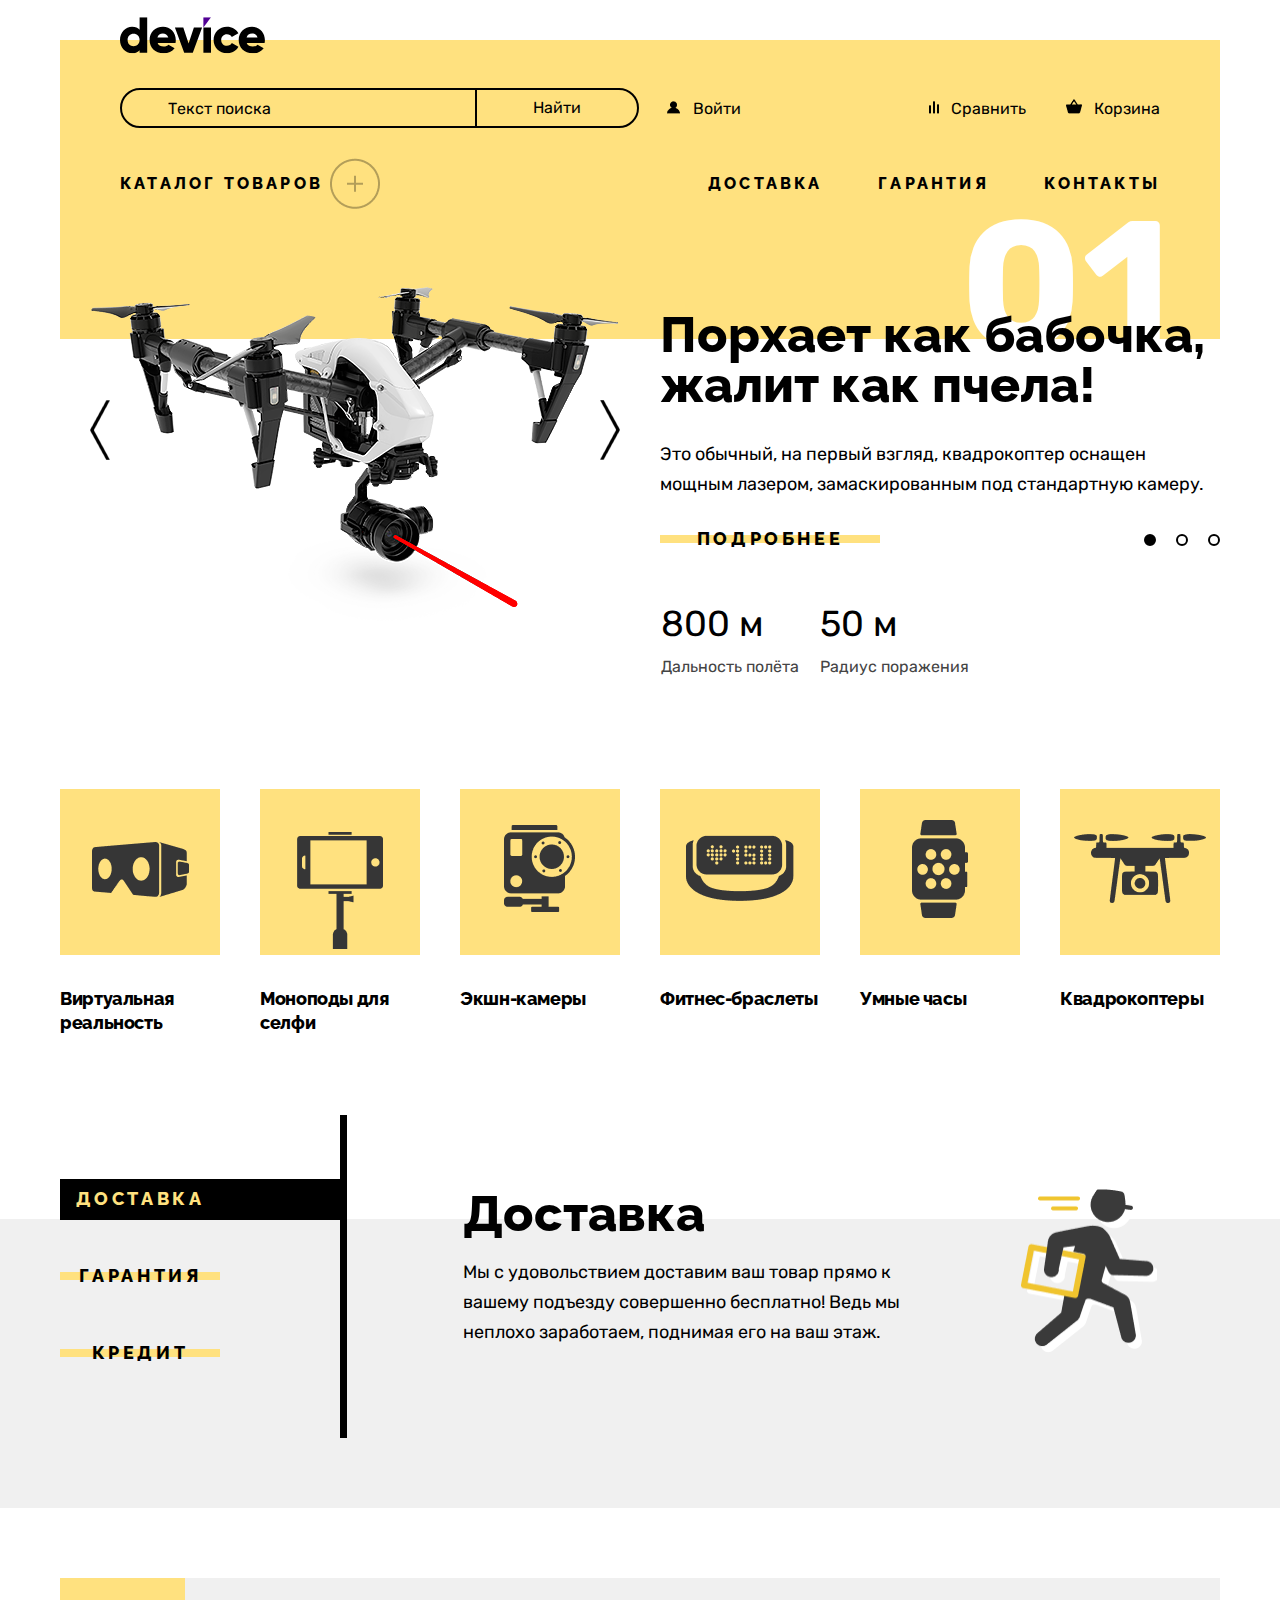
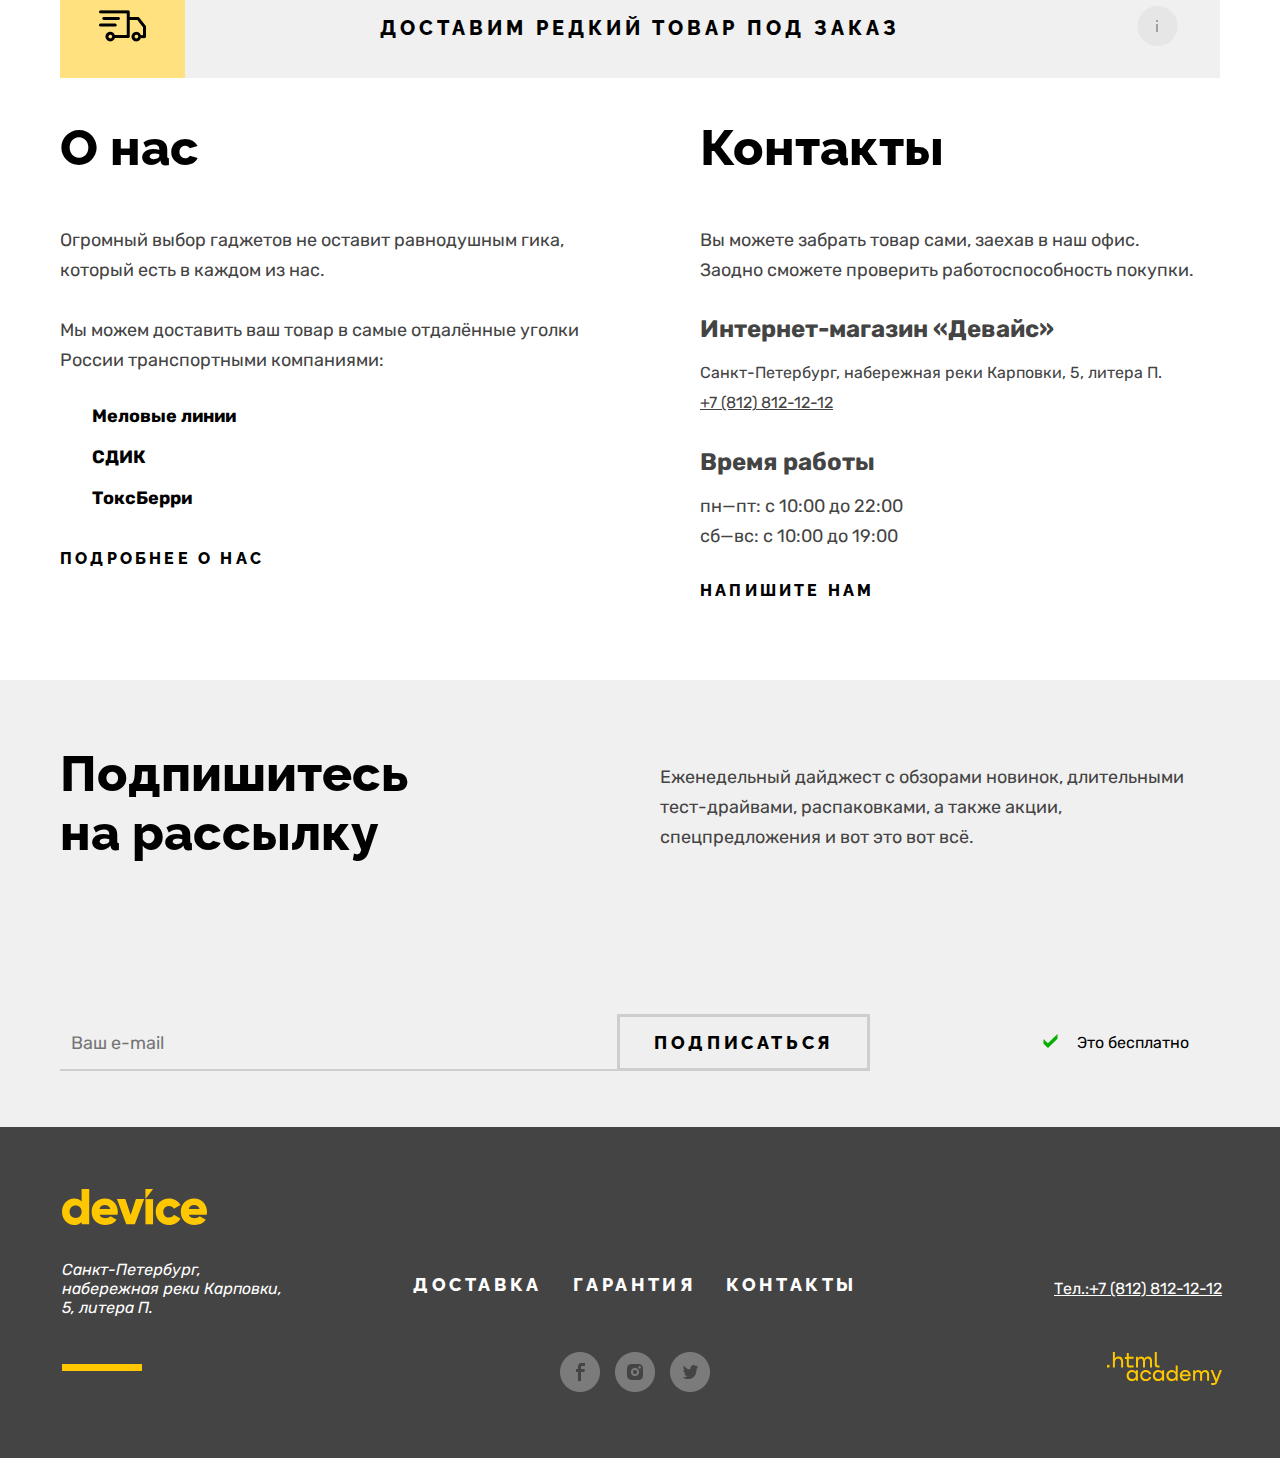
<file: index/index.html>
<!DOCTYPE html>
<html lang="ru">
  <head>
    <meta charset="utf-8">
    <title>HTML Academy: Девайс</title>
    <link rel="shortcut icon" type="image/jpg" href="img\icons\favicon.ico">
    <link rel="stylesheet" href="css\styles.css">
    <link rel="preconnect" href="https://fonts.googleapis.com">
    <link rel="preconnect" href="https://fonts.gstatic.com" crossorigin>
    <link href="https://fonts.googleapis.com/css2?family=Raleway:wght@800&display=swap" rel="stylesheet">
    <link href="https://fonts.googleapis.com/css2?family=Rubik&display=swap" rel="stylesheet">
    <link href="https://fonts.googleapis.com/css2?family=Rubik:wght@700&display=swap" rel="stylesheet">
  </head>
  <body>
    <header class="index-header index-page">
      <a href="index.html" class="main-device-logo"><img src="img\icons\device-logo.svg" alt="Логотип Девайс"></a>
      <nav class="user-nav">
        <ul class="nav-menu-1">
          <form class="search-bar" action="https://echo.htmlacademy.ru/courses" method="get">
            <label class="visually-hidden" for="header-searchbar">Текст поиска</label>
            <input type="text" name="header-searchbar" id="header-searchbar" placeholder="Текст поиска">
            <input type="submit" value="Найти">
          </form>
          <li class="user-menu-item"><img class="link-icon" src="img\small icons\Property 1=login, state=Default.png" alt=""><a href="#">Войти</a></li>
        </ul>
        <ul class="nav-menu-2">
          <li class="user-menu-item"><img class="link-icon" src="img\small icons\Property 1=sort, state=Default.png" alt=""><a href="#">Сравнить</a></li>
          <li class="user-menu-item"><img class="link-icon" src="img\small icons\Property 1=cart, state=Default.png" alt=""><a href="#">Корзина</a></li>
        </ul>
      </nav>
      <nav class="store-nav">
        <label class="catalogue-label">Каталог товаров
            <button name="button-expand-list" id="button-expand-list"><!--<img src="img\small icons\Property 1=plus, state=Default.png" alt="">--></button>
        </label>
        <ul class="store-menu">
          <li class="store-menu-item"><a href="#">Доставка</a></li>
          <li class="store-menu-item"><a href="#">Гарантия</a></li>
          <li class="store-menu-item"><a href="#">Контакты</a></li>
        </ul>
      </nav>
    </header>

    <main class="main">
      <div class="main-container">
        <h1 class="visually-hidden">Интернет-магазин "Девайс"</h1>
        <section  class="index-slideshow">

            <div class="index-slide" id="index-slide-1">
              <div class="slide-image-container">
                <img src="img\indexprod\quadrocopter.png" alt="Квадрокоптер" width="560" height="560">
                <div class="slider-button-container">
                  <button class="slide-button slideshow-back" id="button-slide-back">
                  </button>
                  <button class="slide-button slideshow-forward" id="button-slide-forward">
                  </button>
                </div>
              </div>
              <div class="slide-description-container">

                <h2>Порхает как бабочка, жалит как пчела!</h2>

                <p class="index-slide-caption">Это обычный, на первый взгляд, квадрокоптер оснащен мощным лазером,
                  замаскированным под стандартную камеру.</p>
                <a class="index-slide-item-link" href="#">
                  <span>Подробнее</span>
                </a>
                <table class="index-item-info">
                  <caption class="visually-hidden">Характеристики товара</caption>
                  <tr class="info-row-values">
                    <td>800 м</td>
                    <td>50 м</td>
                  </tr>
                  <tr class="info-row-characteristics">
                    <th>Дальность полёта</th>
                    <th>Радиус поражения</th>
                  </tr>
                </table>
                <ol class="index-slider-pagination">
                  <li class="index-slider-pagination-item">
                    <button class="slider-pagination-button active-slide" type="button">
                      <span class="visually-hidden">1 слайд</span>
                    </button>
                  </li>
                  <li class="index-slider-pagination-item">
                    <button class="slider-pagination-button" type="button">
                      <span class="visually-hidden">2 слайд</span>
                    </button>
                  </li>
                  <li class="index-slider-pagination-item">
                    <button class="slider-pagination-button" type="button">
                      <span class="visually-hidden">3 слайд</span>
                    </button>
                  </li>
                </ol>
              </div>
            </div>

            <div class="index-slide visually-hidden" id="index-slide-2">
              <div class="slide-image-container">
                <img src="img\indexprod\fitnesswatch.png" alt="Фитнес браслет" width="560" height="560">
                <div class="slider-button-container">
                  <button class="slide-button slideshow-back" id="button-slide-back">
                  </button>
                  <button class="slide-button slideshow-forward" id="button-slide-forward">
                  </button>
                </div>
              </div>
              <div class="slide-description-container">

                <h2>Худеем правильно!</h2>

                <p class="index-slide-caption">Мотивирующие фитнес-браслеты помогут найти в себе силы не пропускать занятия и соблюдать диету.</p>
                <a class="index-slide-item-link" href="#">
                  <span>Подробнее</span>
                </a>
                <table class="index-item-info">
                  <caption class="visually-hidden">Характеристики товара</caption>
                  <tr class="info-row-values">
                    <td>48 часов</td>
                  </tr>
                  <tr class="info-row-characteristics">
                    <th>Без подзарядки</th>
                  </tr>
                </table>
                <ol class="index-slider-pagination">
                  <li class="index-slider-pagination-item">
                    <button class="slider-pagination-button" type="button">
                      <span class="visually-hidden">1 слайд</span>
                    </button>
                  </li>
                  <li class="index-slider-pagination-item">
                    <button class="slider-pagination-button active-slide" type="button">
                      <span class="visually-hidden">2 слайд</span>
                    </button>
                  </li>
                  <li class="index-slider-pagination-item">
                    <button class="slider-pagination-button" type="button">
                      <span class="visually-hidden">3 слайд</span>
                    </button>
                  </li>
                </ol>
              </div>
            </div>

            <div class="index-slide visually-hidden" id="index-slide-3">
              <div class="slide-image-container">
                <img src="img\indexprod\selfiestick.png" alt="Селфи-палка" width="560" height="560">
                <div class="slider-button-container">
                  <button class="slide-button slideshow-back" id="button-slide-back">
                  </button>
                  <button class="slide-button slideshow-forward" id="button-slide-forward">
                  </button>
                </div>
              </div>
              <div class="slide-description-container">

                <h2>Делай селфи, как Бен Стиллер! </h2>

                <p class="index-slide-caption">Самая длинная палка для селфи доступна в нашем магазине. Восемь (Восемь, Карл!) метров длиной и весом всего 5 кг.</p>
                <a class="index-slide-item-link" href="#">
                  <span>Подробнее</span>
                </a>
                <table class="index-item-info">
                  <caption class="visually-hidden">Характеристики товара</caption>
                  <tr class="info-row-values">
                    <td>8,5 м</td>
                    <td>5 кг</td>
                    <td>Карбон</td>
                  </tr>
                  <tr class="info-row-characteristics">
                    <th>Длина палки</th>
                    <th>Вес палки</th>
                    <th>Материал</th>
                  </tr>
                </table>
                <ol class="index-slider-pagination">
                  <li class="index-slider-pagination-item">
                    <button class="slider-pagination-button" type="button">
                      <span class="visually-hidden">1 слайд</span>
                    </button>
                  </li>
                  <li class="index-slider-pagination-item">
                    <button class="slider-pagination-button" type="button">
                      <span class="visually-hidden">2 слайд</span>
                    </button>
                  </li>
                  <li class="index-slider-pagination-item">
                    <button class="slider-pagination-button active-slide" type="button">
                      <span class="visually-hidden">3 слайд</span>
                    </button>
                  </li>
                </ol>
              </div>
            </div>


        </section>

        <section>
          <ul class="index-categories-list">
            <li class="index-categories-list-item">
              <a href="#" class="index-categories-list-item-link">
                <div class="index-categories-list-item-container" width="160" height="160">
                  <img src="img\product icons\Property 1=Категория 1.png" alt="">
                </div>
                <div class="categories-item-caption">
                <p>Виртуальная реальность</p>
                </div>
              </a>
            </li>
            <li class="index-categories-list-item">
              <a href="file:///C:/Users/Lera/github/razmetka1/index/catalog.html" class="index-categories-list-item-link">
                <div class="index-categories-list-item-container" width="160" height="160">
                  <img src="img\product icons\Property 1=Категория 2.png" alt="">
                </div>
                <div class="categories-item-caption">
                <p>Моноподы для селфи</p>
                </div>
              </a>
            </li>
            <li class="index-categories-list-item">
              <a href="#" class="index-categories-list-item-link">
                <div class="index-categories-list-item-container" width="160" height="160">
                  <img src="img\product icons\Property 1=Категория 3.png" alt="">
                </div>
                <div class="categories-item-caption">
                <p>Экшн-камеры</p>
                </div>
              </a>
            </li>
            <li class="index-categories-list-item">
              <a href="#" class="index-categories-list-item-link">
                <div class="index-categories-list-item-container" width="160" height="160">
                  <img src="img\product icons\Property 1=Категория 4.png" alt="">
                </div>
                <div class="categories-item-caption">
                <p>Фитнес-браслеты</p>
                </div>
              </a>
            </li>
            <li class="index-categories-list-item">
              <a href="#" class="index-categories-list-item-link">
                <div class="index-categories-list-item-container" width="160" height="160">
                  <img src="img\product icons\Property 1=Категория 5.png" alt="">
                </div>
                <div class="categories-item-caption">
                <p>Умные часы</p>
                </div>
              </a>
            </li>
            <li class="index-categories-list-item">
              <a href="#" class="index-categories-list-item-link">
                <div class="index-categories-list-item-container" width="160" height="160">
                  <img src="img\product icons\Property 1=Категория 6.png" alt="">
                </div>
                <div class="categories-item-caption">
                <p>Квадрокоптеры</p>
                </div>
              </a>
            </li>
          </ul>
        </section>
      </div>
        <section class="index-advantages">
          <div class="index-advantages main-container">
            <ul class="index-advantages-list">
              <li class="index-advantages-list-item active-tab"><button id="index-advantages-list-show-delivery">Доставка</button></li>
              <li class="index-advantages-list-item"><button id="index-advantages-list-show-guarantees">Гарантия</button></li>
              <li class="index-advantages-list-item"><button id="index-advantages-list-show-credit">Кредит</button></li>
            </ul>
            <div class="index-advantages-slides" id="index-advantages-slides">
              <div class="advantages-tab delivery">
                <div class="advantages-description-container">
                  <h2>Доставка</h2>
                  <p>Мы с удовольствием доставим ваш товар прямо к вашему подъезду совершенно бесплатно! Ведь мы неплохо заработаем, поднимая его на ваш этаж.</p>
                </div>
                <img src="img\advantages\delivery.png" alt="" style="width: 136px; height: 164px;">
              </div>
              <div class="advantages-tab guarantees visually-hidden">
                <div class="advantages-description-container">
                  <h2>Гарантия</h2>
                  <p>Если из-за возгорания купленного у нас товара у вас сгорит дом — не переживайте, мы выдадим вам новый. Товар, не дом, конечно же.</p>
                </div>
                <img src="img\advantages\guarantees.png" alt="">
              </div>
              <div class="advantages-tab credit visually-hidden">
                <div class="advantages-description-container">
                  <h2>Кредит</h2>
                  <p>Залезть в долговую яму стало проще! Кредитные консультанты подберут для вас наиболее выгодные условия кредита. Выгодные для банка, разумеется.</p>
                </div>
                <img src="img\advantages\credit.png" alt="">
              </div>
            </div>
          </div>
        </section>



        <section class="main-container">
                <button class="index-delivery-button" id="index-delivery-button">
                <div class="index-delivery-icon"></div>
                  <span>Доставим редкий товар под заказ</span>
                <div class="index-delivery-info-icon"></div>
              </button>
        </section>

        <section class="main-container index-about-container ">
          <div class="index-about about">
            <h2>О нас</h2>
            <p>Огромный выбор гаджетов не оставит равнодушным гика, который есть в каждом из нас.</p>
            <p>Мы можем доставить ваш товар в самые отдалённые уголки России транспортными компаниями:</p>
            <ul class="index-about-transport-companies-list">
              <li class="index-about-transport-companies-list-item">Меловые линии</li>
              <li class="index-about-transport-companies-list-item">СДИК</li>
              <li class="index-about-transport-companies-list-item">ТоксБерри</li>
            </ul>
            <a href="#" class="index-about-link">Подробнее о нас</a>
          </div>

          <div class="index-about contacts">
            <h2>Контакты</h2>
            <p>Вы можете забрать товар сами, заехав в наш офис.<br>
              Заодно сможете проверить работоспособность покупки. </p>
            <h3>Интернет-магазин «Девайс»</h3>
            <address class="index-contacts-address">
              Санкт-Петербург, набережная реки Карповки, 5, литера П.<br>
              <a href="tel:+78128121212">+7 (812) 812-12-12</a>
            </address>
            <h3>Время работы</h3>
            <p>пн—пт: с 10:00 до 22:00<br>сб—вс: с 10:00 до 19:00</p>
            <a href="#" class="index-contacts-link">Напишите нам</a>
          </div>
        </section>
    </main>

    <section class="index-newsletter">
      <div class="index-newsletter-container">
        <div class="index-newsletter-description">
          <strong>Подпишитесь<br> на рассылку</strong>
          <div class="newsletter-description-container">
          <p>Еженедельный дайджест с обзорами новинок,
            длительными тест-драйвами, распаковками, а также акции,
            спецпредложения и вот это вот всё.</p>
          </div>
        </div>
        <div class="index-newsletter-subscribe">
          <div class="index-newsletter-form-container">
            <form action="https://echo.htmlacademy.ru/courses" method="post" class="index-newsletter-email">
              <input type="text" name="index-newsletter-email-field" placeholder="Ваш e-mail">
              <input type="submit" value="Подписаться" class="subscribe">
            </form>
          </div>
          <!--<img src="img\icons\tick-big.png" alt="" style = "width: 14px; height: 14px;">-->
          <span class="index-newsletter-free">Это бесплатно</span>
        </div>
      </div>
    </section>

    <footer class="index-footer">
      <div class="index-footer-container">
          <img src="img\icons\device-logo-yellow.svg" alt="Логотип «Девайс»" class="footer-logo">
          <address class="index-footer-address">
            Санкт-Петербург, набережная
            реки Карповки, 5, литера П.
          </address>
          <ul class="index-footer-pages">
            <li class="index-footer-pages-item"><a href="#">Доставка</a></li>
            <li class="index-footer-pages-item"><a href="#">Гарантия</a></li>
            <li class="index-footer-pages-item"><a href="#">Контакты</a></li>
          </ul>
          <ul class="index-footer-socialmedia">
            <li class="index-footer-socialmedia-item"><a href="https://www.facebook.com/htmlacademy"><img src="img\small icons\Property 1=facebook, state=Default.png" alt="Facebook"></a></li>
            <li class="index-footer-socialmedia-item"><a href="https://www.instagram/htmlacademy"><img src="img\small icons\Property 1=instagram, state=Default.png" alt="Instagram"></a></li>
            <li class="index-footer-socialmedia-item"><a href="https://www.twitter.com/htmlacademy_ru"><img src="img\small icons\Property 1=twitter, state=Default.png" alt="Twitter"></a></li>
          </ul>
          <address class="index-footer-phone">
            <a href="tel:+78128121212">Тел.:+7 (812) 812-12-12</a>
          </address>
          <a href="https://htmlacademy.ru/" class="index-footer-htmlacademy"><img src="img\icons\html-academy-logo-yellow.svg" alt="Ссылка на HTML academy"></a>
      </div>
    </footer>


  </body>
</html>
</file>
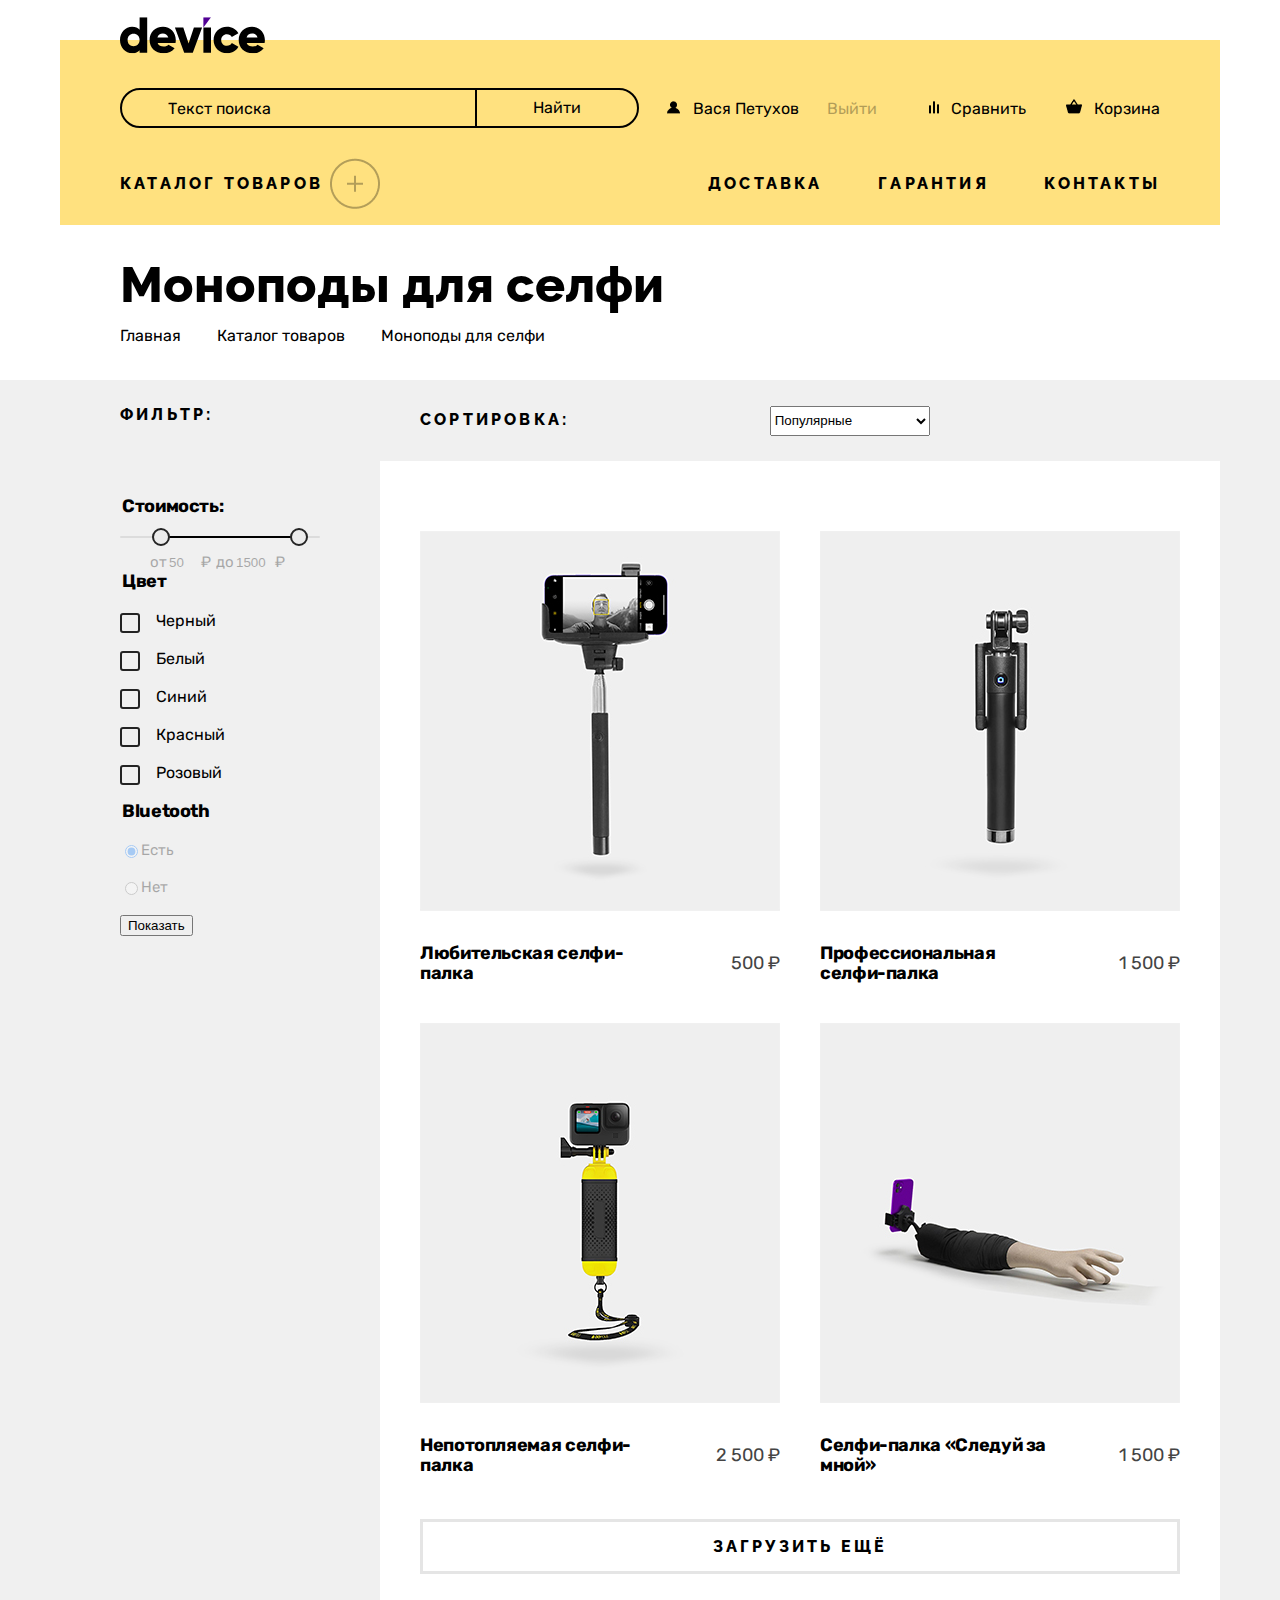
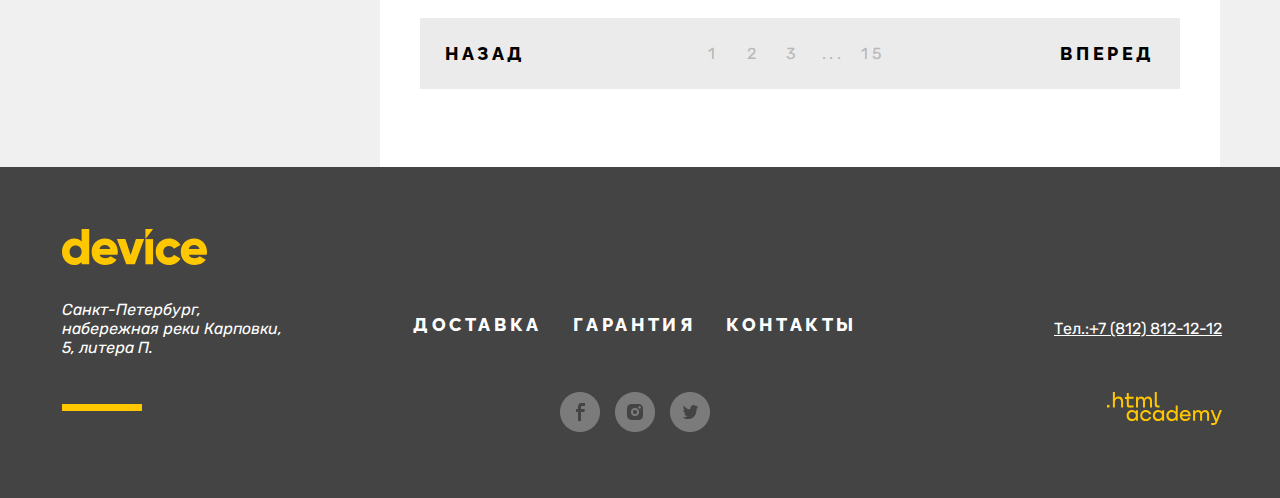
<file: index/catalog.html>
<!DOCTYPE html>
<html lang="ru">
  <head>
    <meta charset="utf-8">
    <title>Моноподы для селфи — Девайс</title>
    <link rel="shortcut icon" type="image/jpg" href="img\icons\favicon.ico"/>
    <link rel="stylesheet" href="css\styles.css">
    <link rel="preconnect" href="https://fonts.googleapis.com">
    <link rel="preconnect" href="https://fonts.gstatic.com" crossorigin>
    <link href="https://fonts.googleapis.com/css2?family=Raleway:wght@800&display=swap" rel="stylesheet">
    <link href="https://fonts.googleapis.com/css2?family=Rubik&display=swap" rel="stylesheet">
    <link href="https://fonts.googleapis.com/css2?family=Rubik:wght@700&display=swap" rel="stylesheet">
  </head>
  <body>
    <header class="index-header side-page">
      <a href="index.html" class="main-device-logo"><img src="img\icons\device-logo.svg" alt="Логотип Девайс"></a>
      <nav class="user-nav">
        <ul class="nav-menu-1">
          <form class="search-bar" action="https://echo.htmlacademy.ru/courses" method="get">
            <label class="visually-hidden" for="header-searchbar">Текст поиска</label>
            <input type="text" name="header-searchbar" id="header-searchbar" placeholder="Текст поиска">
            <input type="submit" value="Найти">
          </form>
          <li class="user-menu-item"><img class="link-icon" src="img\small icons\Property 1=login, state=Default.png" alt=""><a href="#">Вася Петухов</a></li>
          <li class="user-menu-item logout">Выйти</li>
        </ul>
        <ul class="nav-menu-2">
          <li class="user-menu-item"><img class="link-icon" src="img\small icons\Property 1=sort, state=Default.png" alt=""><a href="#">Сравнить</a></li>
          <li class="user-menu-item"><img class="link-icon" src="img\small icons\Property 1=cart, state=Default.png" alt=""><a href="#">Корзина</a></li>
        </ul>
      </nav>
      <nav class="store-nav">
        <label class="catalogue-label">Каталог товаров
            <button name="button-expand-list" id="button-expand-list"></button>
        </label>
        <ul class="store-menu">
          <li class="store-menu-item"><a href="#">Доставка</a></li>
          <li class="store-menu-item"><a href="#">Гарантия</a></li>
          <li class="store-menu-item"><a href="#">Контакты</a></li>
        </ul>
      </nav>
    </header>
    <main class="catalog">

      <div class="catalog-category-header">
        <h1>Моноподы для селфи</h1>
          <ul class="breadcrumbs">
            <li class="breadcrumbs-item">
              <a href="index.html" class="breadcrumbs-link">Главная</a>
            </li>
            <li class="breadcrumbs-item">
              <a href="#" class="breadcrumbs-link">Каталог товаров</a>
            </li>
            <li>
              <span>Моноподы для селфи</span>
            </li>
          </ul>
        </div>

      <section class="catalog-products">
      <div class="main-container">
        <div class="filter">
        <h2>Фильтр:</h2>
        <form class="catalog-filter" action="https://echo.htmlacademy.ru/" method="get">
          <fieldset class="catalog-filter price">
            <legend class="catalog-filter-title">Стоимость: </legend>
            <div class="range">
                <div class="range-scale">
                  <div class="range-bar" style="left: 42px; width: 136px">
                    <button class="range-toggle toggle-min">
                      <span class="visually-hidden">Изменить минимальную цену.</span>
                    </button>
                    <button class="range-toggle toggle-max">
                      <span class="visually-hidden">Изменить максимальную цену.</span>
                    </button>
                  </div>
                </div>

                <div class="range-wrapper-inputs">
                  <label class="catalog-filter-label">
                    от <input class="range-input" type="number" value="50" name="min-price"> ₽
                  </label>
                  <label class="catalog-filter-label">
                    до <input class="range-input" type="number" value="1500" name="max-price" style="width: 37px"> ₽
                  </label>
                </div>
              </div>
          </fieldset>

          <fieldset class="catalog-filter color">
            <legend class="catalog-filter-title">Цвет</legend>
            <ul class="catalog-filter-list">
              <li class="catalog-filter-item>">
                <label class="control">
                  <input class=" control-input visually-hidden" type="checkbox" name="black" checked>
                  <span class="control-mark"></span>
                  <span class="control-label">Черный</span>
                </label>
              </li>
              <li class="catalog-filter-item>">
                <label class="control">
                  <input class=" control-input visually-hidden" type="checkbox" name="white" checked>
                  <span class="control-mark"></span>
                  <span class="control-label">Белый</span>
                </label>
              </li>
              <li class="catalog-filter-item>">
                <label class="control">
                  <input class=" control-input visually-hidden" type="checkbox" name="blue">
                  <span class="control-mark"></span>
                  <span class="control-label">Синий</span>
                </label>
              </li>
              <li class="catalog-filter-item>">
                <label class="control">
                  <input class=" control-input visually-hidden" type="checkbox" name="red">
                  <span class="control-mark"></span>
                  <span class="control-label">Красный</span>
                </label>
              </li>
              <li class="catalog-filter-item>">
                <label class="control">
                  <input class=" control-input visually-hidden" type="checkbox" name="pink">
                  <span class="control-mark"></span>
                  <span class="control-label">Розовый</span>
                </label>
              </li>
            </ul>
          </fieldset>

          <fieldset class="catalog-filter bluetooth">
            <legend class="catalog-filter-title">Bluetooth</legend>
            <ul class="catalog-filter-list">
              <li class="catalog-filter-item>">
              <label class="catalog-filter-label">
                <input class="catalog-filter-input" type="radio" name="bluetooth" value="yes" checked> Есть
              </label>
              </li>
              <li class="catalog-filter-item>">
              <label class="catalog-filter-label">
                <input class="catalog-filter-input" type="radio" name="bluetooth" value="no"> Нет
              </label>
              </li>
            </ul>
          </fieldset>
          <input class="button" type="submit" value="Показать">
        </form>
      </div>

      <div class="sorted-products">
      <form class="sorting-type">
        <label class="sorting-type-label" for="sorting">Сортировка:</label>
         <select class="select-control" id="sorting" name="sorting">
           <option value="popular">Популярные</option>
           <option value="price">Цена</option>
         </select>
         <button class="visually-hidden" type="submit">Отсортировать продукты</button>
      </form>

      <div class="product-list-container">
      <ul class="product-list">
        <li class="product-list-item">
          <a class="product-card-link" href="#">
            <div class="product-card">
              <img class="product-card-image" src="img\indexprod\amateur-stick.png" alt="Любительская селфи-палка">
              <h3 class="product-card-title">Любительская селфи-палка</h3>
              <b class="product-card-price">500 ₽</b>
            </div>
          </a>
        </li>
        <li class="product-list-item">
          <a class="product-card-link" href="#">
            <div class="product-card">
              <img class="product-card-image" src="img\indexprod\professional-stick.png" alt="Профессиональная селфи-палка">
              <h3 class="product-card-title">Профессиональная селфи-палка</h3>
              <b class="product-card-price">1 500 ₽</b>
            </div>
          </a>
        </li>
        <li class="product-list-item">
          <a class="product-card-link" href="product.html">
            <div class="product-card">
              <img class="product-card-image" src="img\indexprod\nepotoplyayemaya.png" alt="Непотопляемая селфи-палка">
              <h3 class="product-card-title">Непотопляемая селфи-палка</h3>
              <b class="product-card-price">2 500 ₽</b>
            </div>
          </a>
        </li>
        <li class="product-list-item">
          <a class="product-card-link" href="product.html">
            <div class="product-card">
              <img class="product-card-image" src="img\indexprod\followmeto-stick.png" alt="Селфи-палка «Следуй за мной">
              <h3 class="product-card-title">Селфи-палка «Следуй за мной»</h3>
              <b class="product-card-price">1 500 ₽</b>
            </div>
          </a>
        </li>
      </ul>


      <button class="button pagination-show-more" type="button">Загрузить ещё</button>
      <ul class="pagination">
          <li class="pagination-item">
            <a class="pagination-link pagination-prev pagination-disabled">
              <span>Назад</span>
            </a>

          <li class="pagination-item">
            <div class="pagination-pages">
              <ul class="pagination-pages-number">
                <li>
                  <a class="pagination-link pagination-current">1</a>
                </li>
                <li>
                  <a class="pagination-link" href="#">2</a>
                </li>
                <li>
                  <a class="pagination-link" href="#">3</a>
                </li>
                <li>
                  ...
                </li>
                <li>
                  <a class="pagination-link" href="#">15</a>
                </li>
              </ul>
            </div>
          </li>
          <li class="pagination-item">
            <a class="pagination-link pagination-next" href="#">
              <span>Вперед</span>
            </a>
          </li>
        </ul>
      </div>
    </div>
    </div>
      </section>

    </main>

    <footer class="index-footer">
      <div class="index-footer-container">
          <img src="img\icons\device-logo-yellow.svg" alt="Логотип «Девайс»" class="footer-logo">
          <address class="index-footer-address">
            Санкт-Петербург, набережная
            реки Карповки, 5, литера П.
          </address>
          <ul class="index-footer-pages">
            <li class="index-footer-pages-item"><a href="#">Доставка</a></li>
            <li class="index-footer-pages-item"><a href="#">Гарантия</a></li>
            <li class="index-footer-pages-item"><a href="#">Контакты</a></li>
          </ul>
          <ul class="index-footer-socialmedia">
            <li class="index-footer-socialmedia-item"><a href="https://www.facebook.com/htmlacademy"><img src="img\small icons\Property 1=facebook, state=Default.png" alt="Facebook"></a></li>
            <li class="index-footer-socialmedia-item"><a href="https://www.instagram/htmlacademy"><img src="img\small icons\Property 1=instagram, state=Default.png" alt="Instagram"></a></li>
            <li class="index-footer-socialmedia-item"><a href="https://www.twitter.com/htmlacademy_ru"><img src="img\small icons\Property 1=twitter, state=Default.png" alt="Twitter"></a></li>
          </ul>
          <address class="index-footer-phone">
            <a href="tel:+78128121212">Тел.:+7 (812) 812-12-12</a>
          </address>
          <a href="https://htmlacademy.ru/" class="index-footer-htmlacademy"><img src="img\icons\html-academy-logo-yellow.svg" alt="Ссылка на HTML academy"></a>
      </div>
    </footer>


  </body>
</html>
</file>
